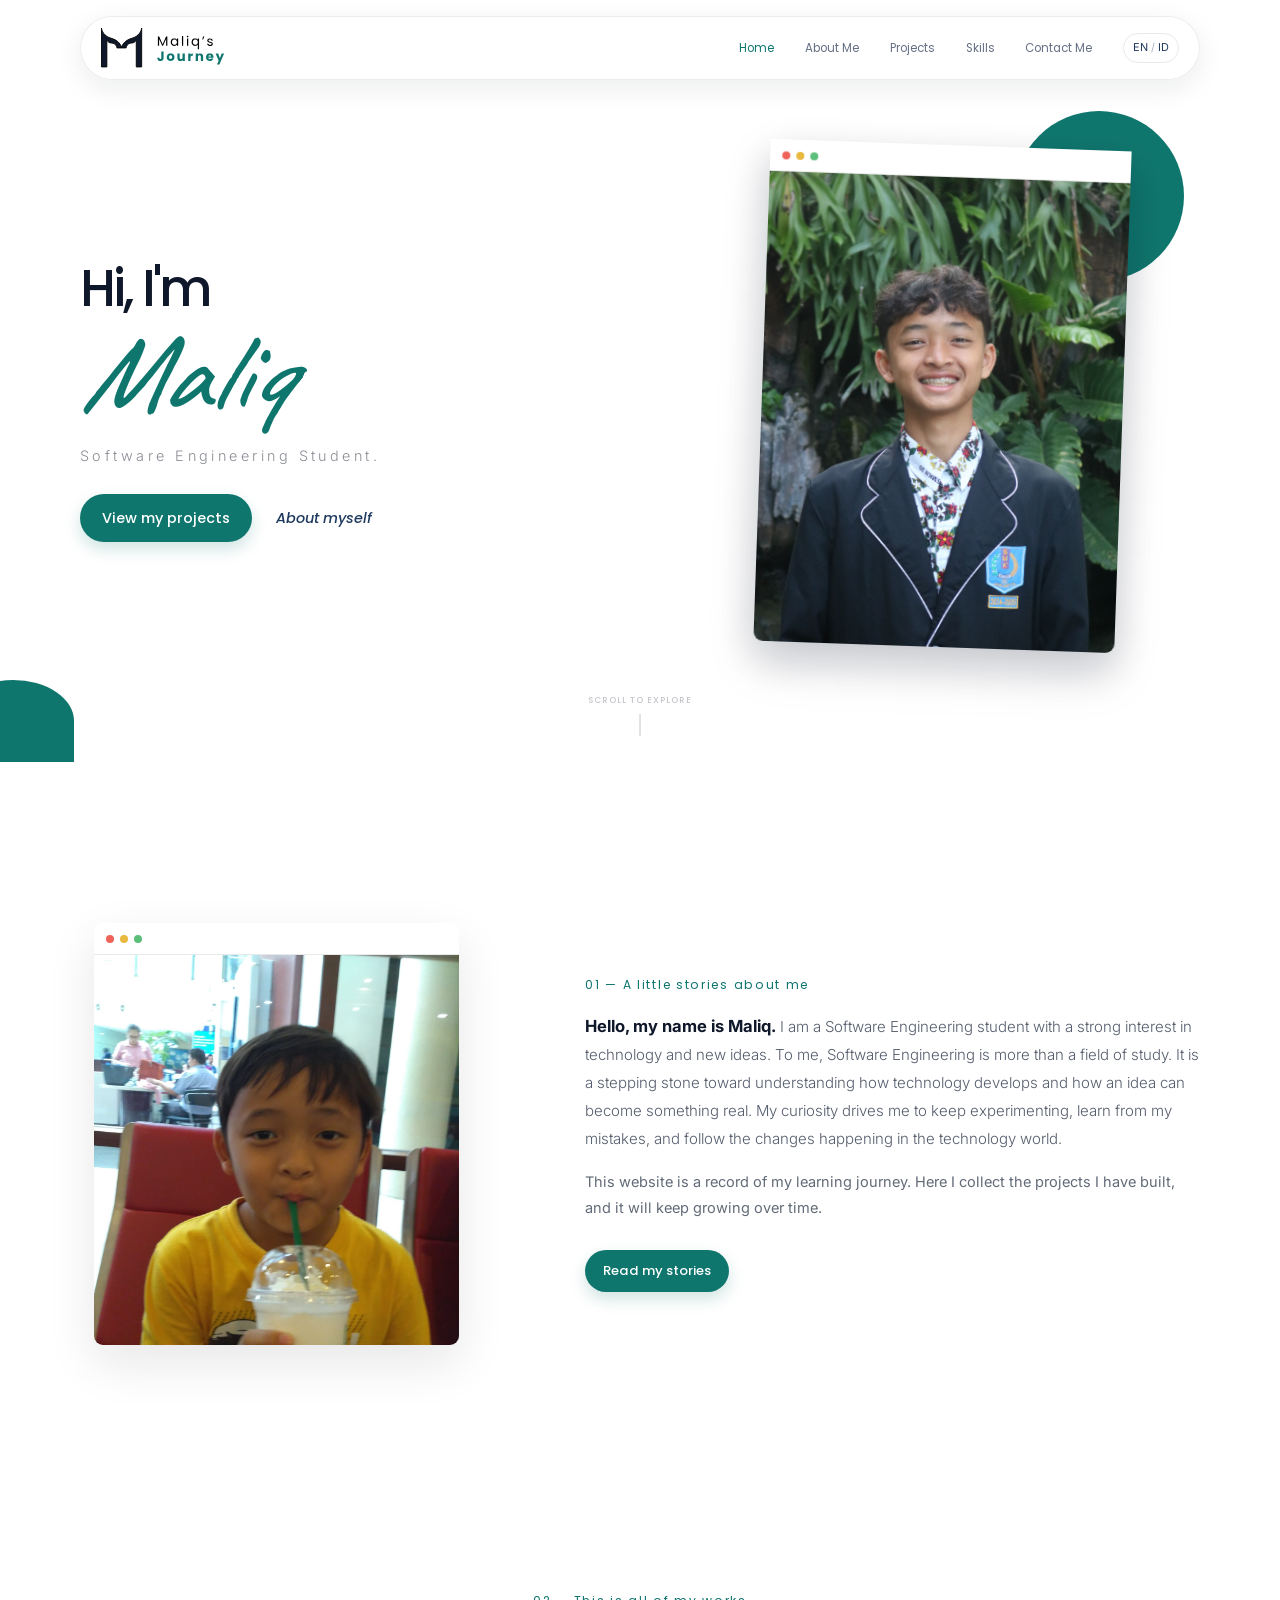
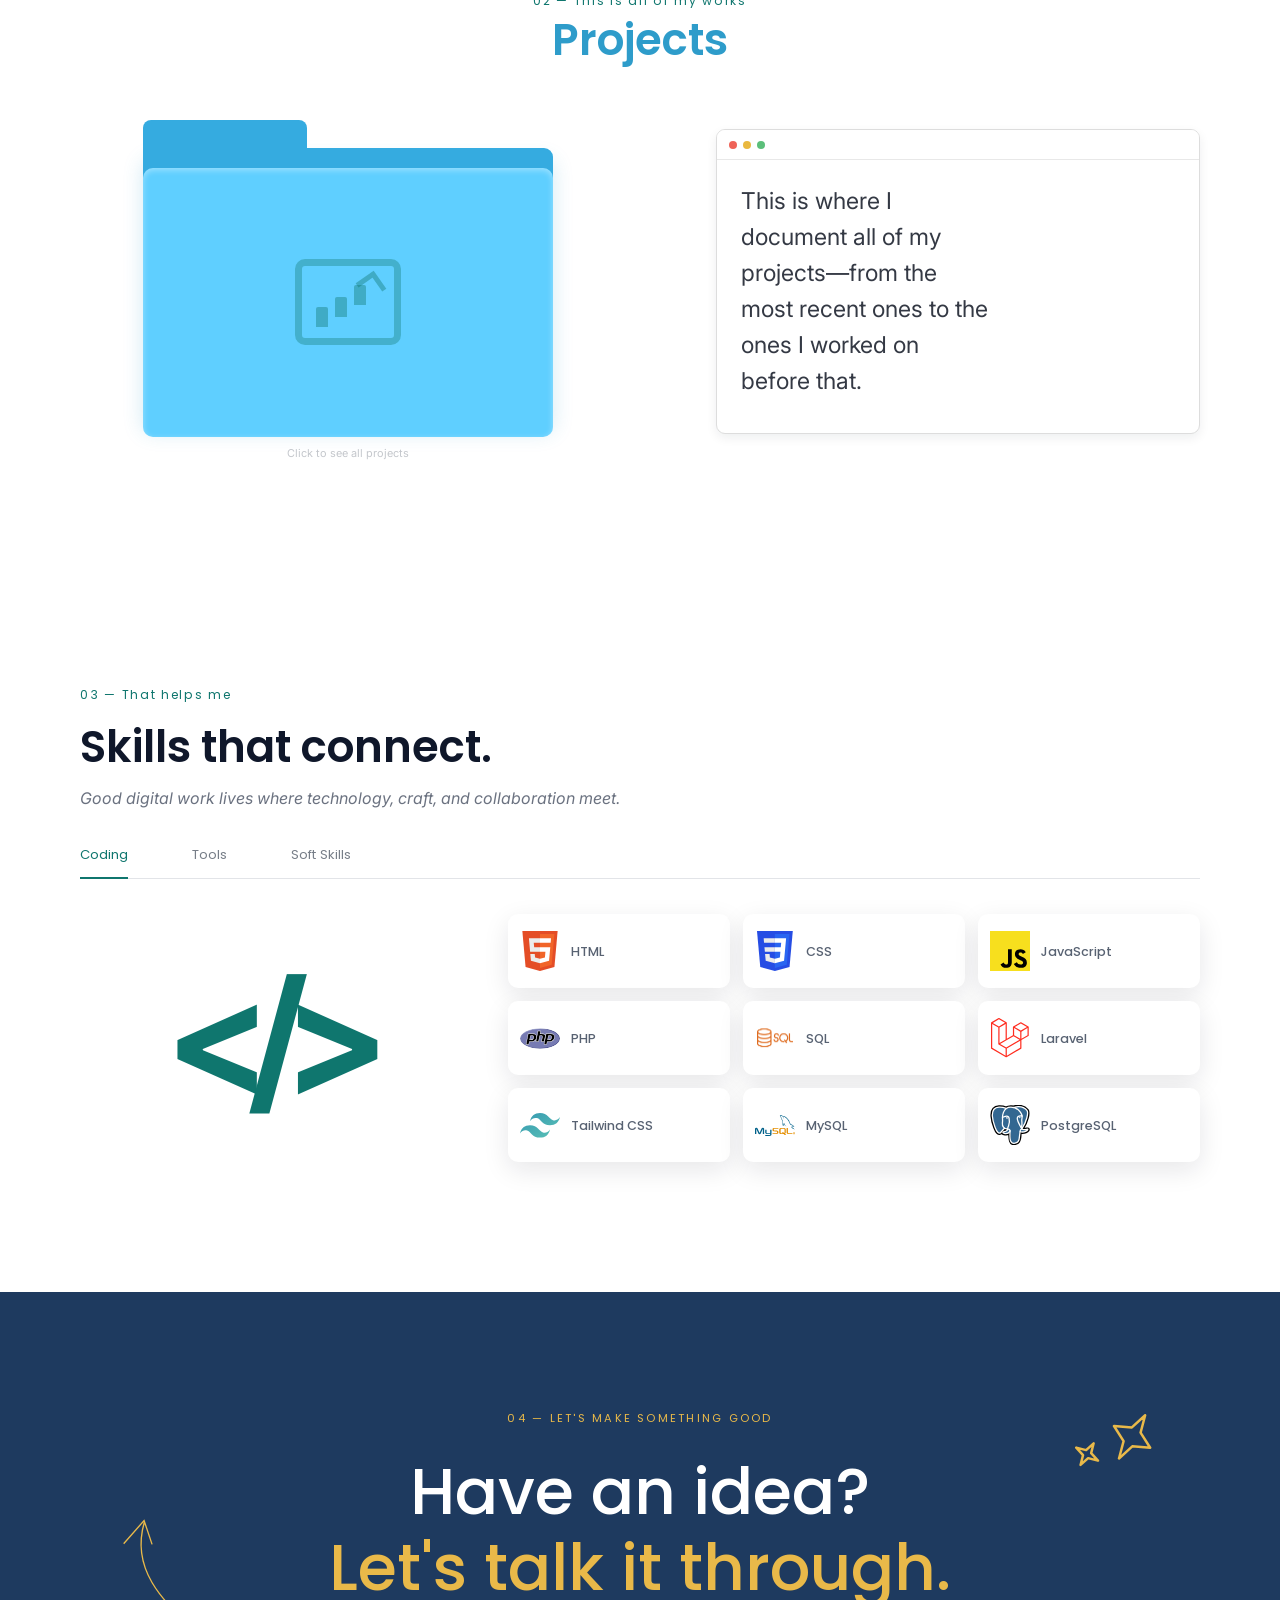
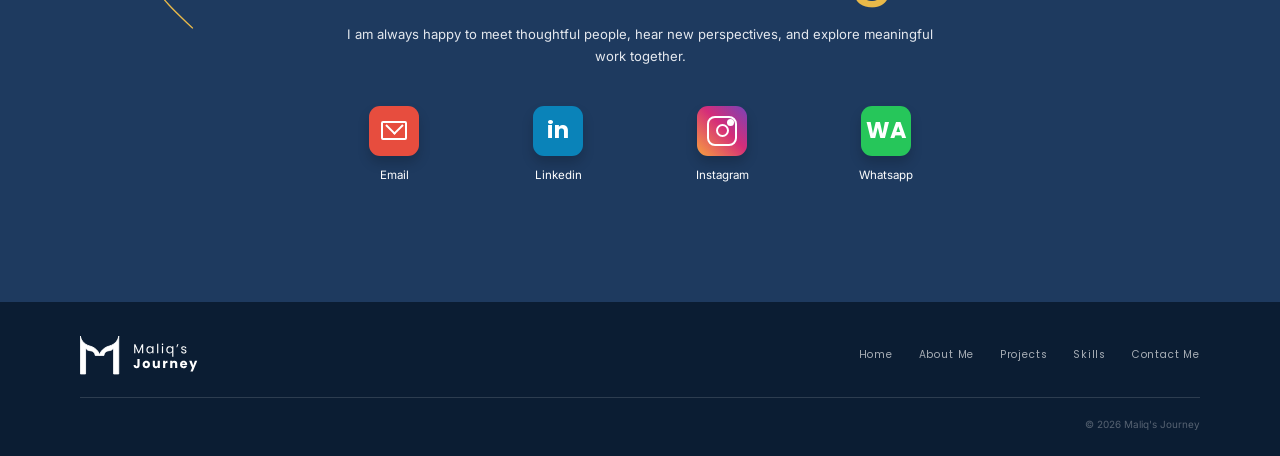
<file: index.html>
<!doctype html>
<html lang="en">
  <head>
    <meta charset="utf-8" />
    <meta name="viewport" content="width=device-width, initial-scale=1" />
    <meta name="theme-color" content="#ffffff" />
    <meta
      name="description"
      content="Maliq's Journey — software engineering, projects, and skills."
    />
    <title>Maliq's Journey — Portfolio</title>
    <link rel="preconnect" href="https://fonts.googleapis.com" />
    <link rel="preconnect" href="https://fonts.gstatic.com" crossorigin />
    <link
      href="https://fonts.googleapis.com/css2?family=Caveat:wght@600;700&family=Inter:wght@300;400;500;600;700&family=Poppins:wght@300;400;500;600;700&display=swap"
      rel="stylesheet"
    />
    <link rel="stylesheet" href="css/style.css" />
    <script src="js/data.js" defer></script>
    <script src="js/main.js" defer></script>
  </head>
  <body>
    <header class="site-header">
      <nav class="nav container" aria-label="Main navigation">
        <a class="brand" href="#home" aria-label="Maliq's Journey home"
          ><img src="assets/svg/logo-m.svg" alt="Maliq's Journey"
        /></a>
        <button
          class="nav__toggle"
          type="button"
          aria-expanded="false"
          aria-controls="primary-menu"
          aria-label="Open menu"
        >
          <span></span><span></span><span></span>
        </button>
        <div class="nav__menu" id="primary-menu">
          <a class="nav__link is-active" href="#home" data-i18n="navHome"
            >Home</a
          >
          <a class="nav__link" href="#about" data-i18n="navAbout">About Me</a>
          <a class="nav__link" href="#projects" data-i18n="navProjects"
            >Projects</a
          >
          <a class="nav__link" href="#skills" data-i18n="navSkills">Skills</a>
          <a class="nav__link" href="#contact" data-i18n="navContact"
            >Contact Me</a
          >
          <button
            class="language-toggle"
            type="button"
            aria-label="Change language"
          >
            EN <span>/</span> ID
          </button>
        </div>
      </nav>
    </header>
    <main>
      <section class="hero section" id="home">
        <div class="hero__blob hero__blob--top" aria-hidden="true"></div>
        <div class="hero__blob hero__blob--bottom" aria-hidden="true"></div>
        <div class="hero__inner container">
          <div class="hero__copy reveal">
            <p class="eyebrow hero__eyebrow" data-i18n="heroGreeting">
              Hi, I'm
            </p>
            <h1><span class="hero__name">Maliq</span></h1>
            <p class="hero__subtitle" data-i18n="heroRole">
              Software Engineering Student.
            </p>
            <div class="hero__actions">
              <a
                class="button button--primary hero__choice is-primary"
                href="#projects"
                data-i18n="heroProjects"
                >View my projects <span aria-hidden="true">→</span></a
              >
              <a
                class="button button--text hero__choice"
                href="#about"
                data-i18n="heroAbout"
                >About myself</a
              >
            </div>
          </div>
          <div class="hero__visual reveal">
            <div class="hero__orb" aria-hidden="true"></div>
            <figure class="mac-window hero__photo">
              <div class="mac-window__bar" aria-hidden="true">
                <i></i><i></i><i></i>
              </div>
              <img
                src="assets/images/hero.JPG"
                alt="Maliq standing outdoors in a school uniform"
                width="4000"
                height="6000"
                fetchpriority="high"
              />
            </figure>
          </div>
        </div>
        <a class="scroll-hint" href="#about"
          ><span data-i18n="scrollExplore">SCROLL TO EXPLORE</span
          ><i aria-hidden="true"></i
        ></a>
      </section>

      <section class="about section" id="about">
        <div class="about__inner container">
          <figure class="mac-window about__photo reveal">
            <div class="mac-window__bar" aria-hidden="true">
              <i></i><i></i><i></i>
            </div>
            <img
              src="assets/images/about-child.jpeg"
              alt="Maliq as a young child"
              width="1200"
              height="1600"
              loading="lazy"
            />
          </figure>
          <div class="about__copy reveal">
            <p class="eyebrow" data-i18n="aboutLabel">
              01 — A little stories about me
            </p>
            <h2 class="about__lead">
              <strong data-i18n="aboutOpening">Hello, my name is Maliq.</strong>
              <span data-i18n="aboutParagraph1"
                >I am a Software Engineering student with a strong interest in
                technology and new ideas. To me, Software Engineering is more
                than a field of study. It is a stepping stone toward
                understanding how technology develops and how an idea can become
                something real. My curiosity drives me to keep experimenting,
                learn from my mistakes, and follow the changes happening in the
                technology world.</span
              >
            </h2>
            <p data-i18n="aboutParagraph2">
              This website is a record of my learning journey. Here I collect
              the projects I have built, and it will keep growing over time.
            </p>
            <a
              class="button button--primary button--small"
              href="about.html"
              data-i18n="readStories"
              >Read my stories <span aria-hidden="true">↗</span></a
            >
          </div>
        </div>
      </section>

      <section class="projects section" id="projects">
        <div class="container">
          <div class="section-heading projects__heading reveal">
            <p class="eyebrow" data-i18n="projectsLabel">
              02 — This is all of my works
            </p>
            <h2 data-i18n="projectsTitle">Projects</h2>
          </div>
          <div class="projects__layout">
            <div class="project-folder-wrap reveal">
              <button
                class="project-folder"
                id="project-folder"
                type="button"
                aria-expanded="false"
                aria-label="Open project folder"
              >
                <span class="project-folder__back"></span>
                <span class="project-folder__front"
                  ><span class="project-folder__icon" aria-hidden="true"></span
                  ><img class="project-folder__preview" alt=""
                /></span>
              </button>
              <p class="project-folder__hint" data-i18n="folderHint">
                Click to see all projects
              </p>
            </div>
            <article
              class="mac-window project-window reveal"
              aria-live="polite"
            >
              <div class="mac-window__bar project-window__bar">
                <i></i><i></i><i></i><span id="project-window-title"></span>
              </div>
              <div class="project-window__content" id="project-content">
                <p class="project-window__intro" data-i18n="projectIntro">
                  This is where I document all of my projects—from the most
                  recent ones to the ones I worked on before that.
                </p>
              </div>
              <div class="project-controls" hidden>
                <button
                  type="button"
                  data-project-step="-1"
                  aria-label="Previous project"
                >
                  ←
                </button>
                <span id="project-count"></span>
                <button
                  type="button"
                  data-project-step="1"
                  aria-label="Next project"
                >
                  →
                </button>
              </div>
            </article>
          </div>
        </div>
      </section>

      <section class="skills section" id="skills">
        <div class="container">
          <div class="section-heading reveal">
            <p class="eyebrow" data-i18n="skillsLabel">03 — That helps me</p>
            <h2 data-i18n="skillsTitle">Skills that connect.</h2>
            <p
              class="section-heading__description"
              data-i18n="skillsDescription"
            >
              Good digital work lives where technology, craft, and collaboration
              meet.
            </p>
          </div>
          <div
            class="skills__tabs"
            role="tablist"
            aria-label="Skill categories"
          >
            <button
              role="tab"
              id="tab-coding"
              aria-controls="skill-panel"
              aria-selected="true"
              data-skill-tab="coding"
              data-i18n="coding"
            >
              Coding
            </button>
            <button
              role="tab"
              id="tab-tools"
              aria-controls="skill-panel"
              aria-selected="false"
              tabindex="-1"
              data-skill-tab="tools"
              data-i18n="tools"
            >
              Tools
            </button>
            <button
              role="tab"
              id="tab-soft"
              aria-controls="skill-panel"
              aria-selected="false"
              tabindex="-1"
              data-skill-tab="soft"
              data-i18n="softSkills"
            >
              Soft Skills
            </button>
          </div>
          <div
            class="skills__body"
            id="skill-panel"
            role="tabpanel"
            aria-labelledby="tab-coding"
            tabindex="0"
          >
            <div class="skills__symbol" id="skills-symbol" aria-hidden="true">
              &lt;/&gt;
            </div>
            <div class="skills__grid" id="skills-grid"></div>
          </div>
        </div>
      </section>

      <section class="contact section" id="contact">
        <img
          class="contact__stars"
          src="assets/svg/star.svg"
          alt=""
          aria-hidden="true"
        />
        <img
          class="contact__arrow"
          src="assets/svg/tandapanah.svg"
          alt=""
          aria-hidden="true"
        />
        <div class="container contact__inner">
          <p class="eyebrow contact__eyebrow reveal" data-i18n="contactLabel">
            04 — LET'S MAKE SOMETHING GOOD
          </p>
          <h2 class="contact__title reveal">
            <span data-i18n="contactTitle1">Have an idea?</span
            ><em data-i18n="contactTitle2">Let's talk it through.</em>
          </h2>
          <p class="contact__description reveal" data-i18n="contactDescription">
            I am always happy to meet thoughtful people, hear new perspectives,
            and explore meaningful work together.
          </p>
          <div class="contact__grid">
            <a
              class="contact-card reveal"
              data-contact="email"
              aria-label="Email contact not configured"
              ><span
                class="contact-card__icon contact-card__icon--email"
                aria-hidden="true"
              ></span
              ><span>Email</span></a
            >
            <a
              class="contact-card reveal"
              data-contact="linkedin"
              aria-label="LinkedIn contact not configured"
              ><span
                class="contact-card__icon contact-card__icon--linkedin"
                aria-hidden="true"
                >in</span
              ><span>Linkedin</span></a
            >
            <a
              class="contact-card reveal"
              data-contact="instagram"
              aria-label="Instagram contact not configured"
              ><span
                class="contact-card__icon contact-card__icon--instagram"
                aria-hidden="true"
              ></span
              ><span>Instagram</span></a
            >
            <a
              class="contact-card reveal"
              data-contact="whatsapp"
              aria-label="WhatsApp contact not configured"
              ><span
                class="contact-card__icon contact-card__icon--whatsapp"
                aria-hidden="true"
                >WA</span
              ><span>Whatsapp</span></a
            >
          </div>
        </div>
      </section>
    </main>
    <footer class="footer">
      <div class="container footer__top">
        <a
          class="brand brand--footer"
          href="#home"
          aria-label="Maliq's Journey home"
          ><img src="assets/svg/logo-m.svg" alt="Maliq's Journey"
        /></a>
        <nav class="footer__links" aria-label="Footer navigation">
          <a href="#home" data-i18n="navHome">Home</a
          ><a href="#about" data-i18n="navAbout">About Me</a
          ><a href="#projects" data-i18n="navProjects">Projects</a
          ><a href="#skills" data-i18n="navSkills">Skills</a
          ><a href="#contact" data-i18n="navContact">Contact Me</a>
        </nav>
      </div>
      <div class="container footer__bottom">
        <span></span>
        <p>© 2026 Maliq's Journey</p>
      </div>
    </footer>
  </body>
</html>
</file>
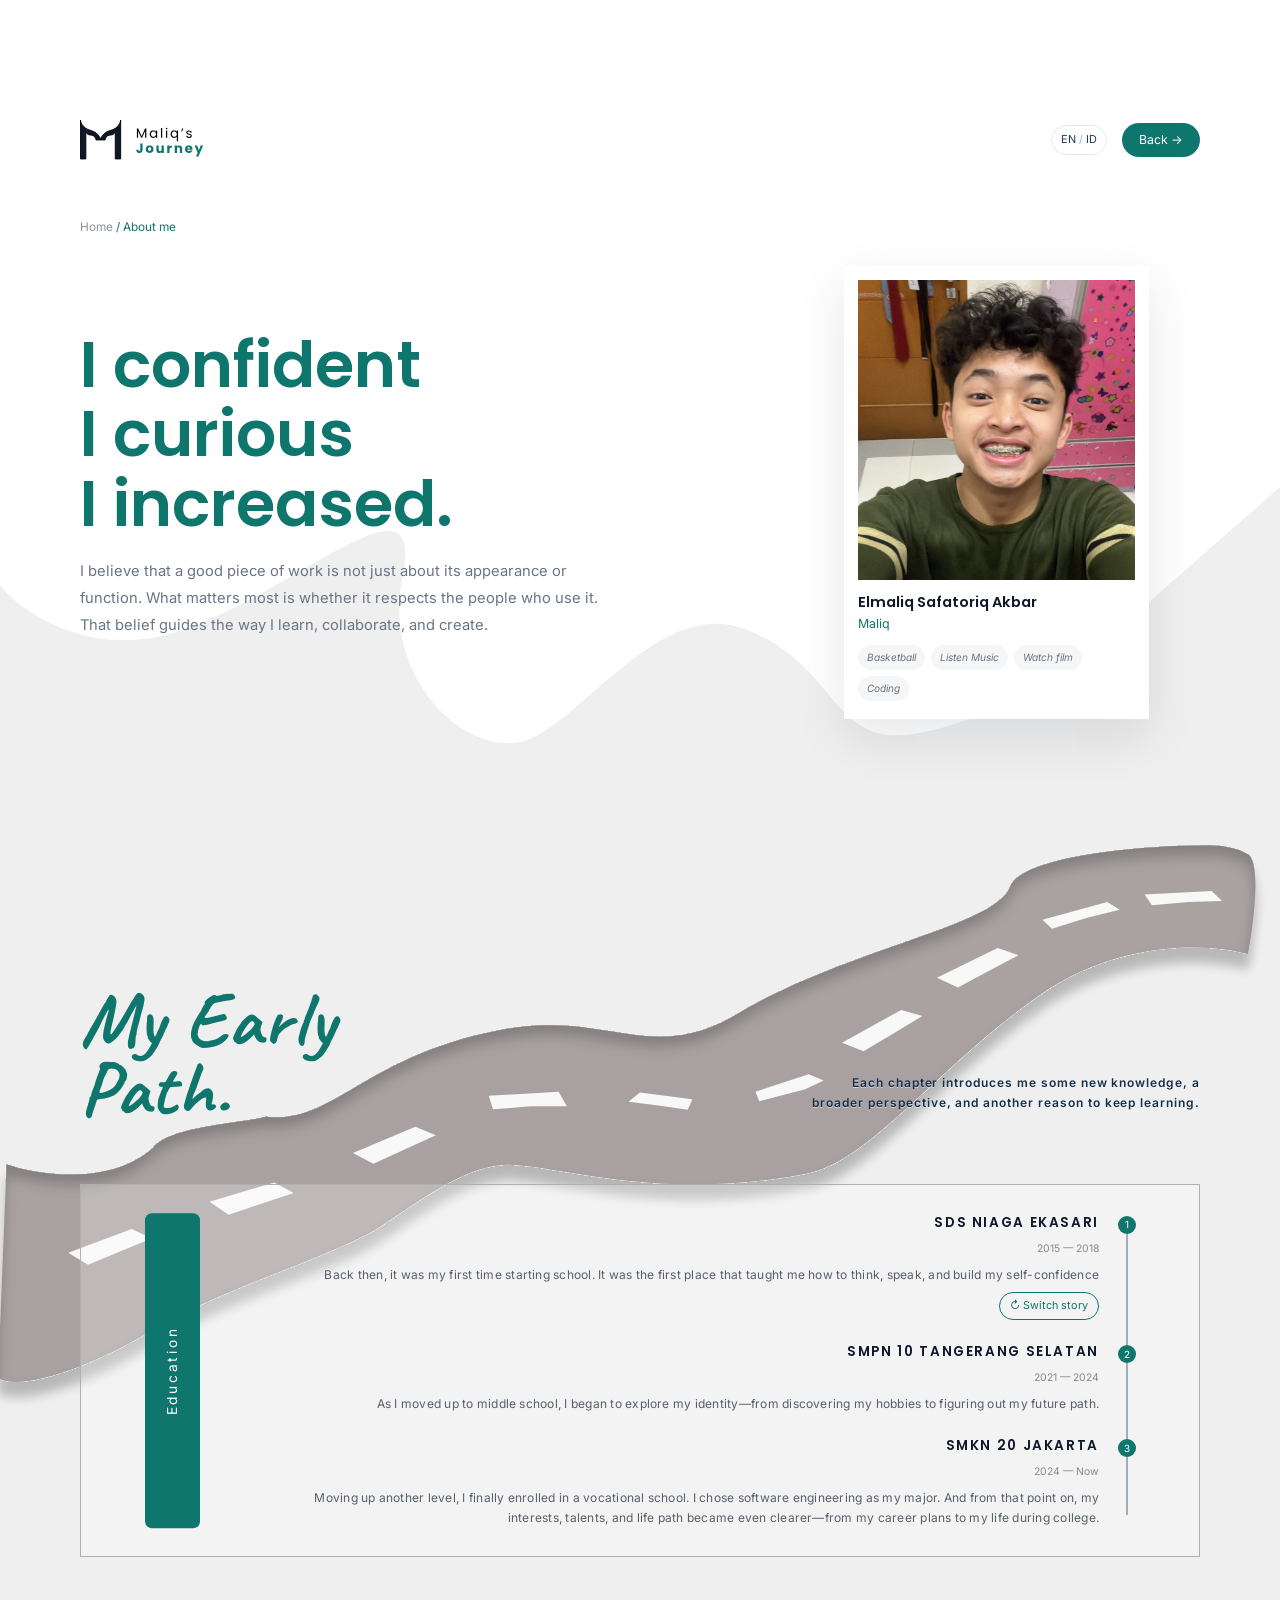
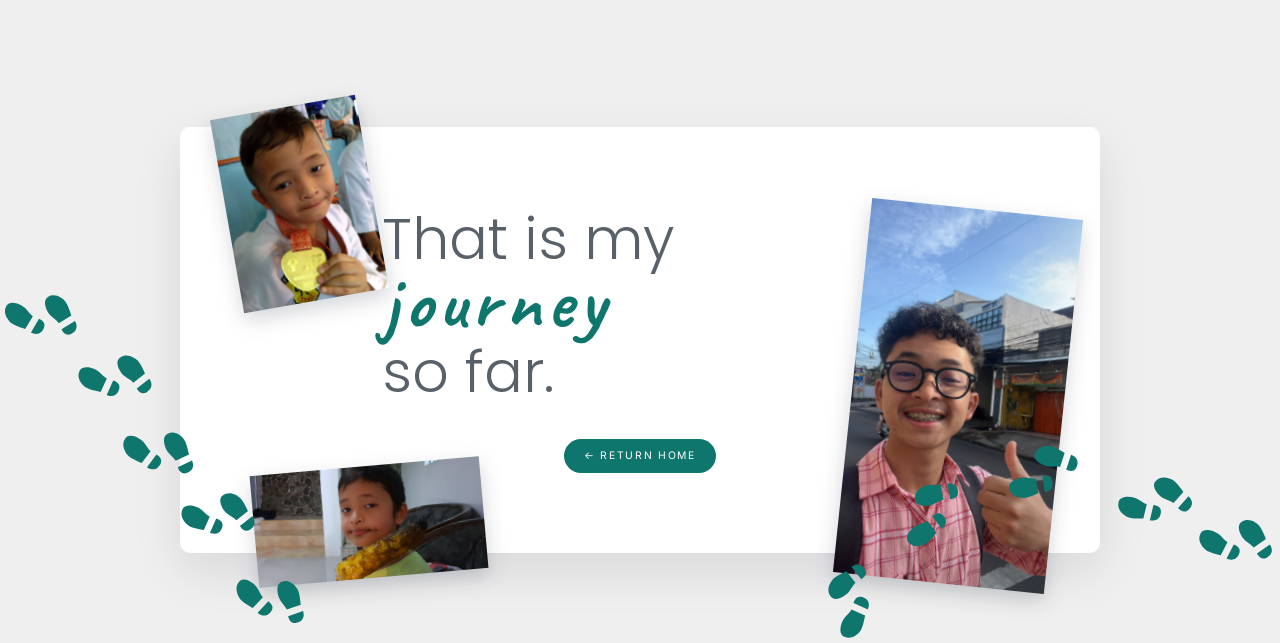
<file: about.html>
<!doctype html>
<html lang="en">
  <head>
    <meta charset="utf-8" />
    <meta name="viewport" content="width=device-width, initial-scale=1" />
    <meta name="theme-color" content="#ffffff" />
    <meta
      name="description"
      content="Read more about Maliq's learning journey."
    />
    <title>About Maliq — Maliq's Journey</title>
    <link rel="preconnect" href="https://fonts.googleapis.com" />
    <link rel="preconnect" href="https://fonts.gstatic.com" crossorigin />
    <link
      href="https://fonts.googleapis.com/css2?family=Caveat:wght@600;700&family=Inter:wght@300;400;500;600;700&family=Poppins:wght@300;400;500;600;700&display=swap"
      rel="stylesheet"
    />
    <link rel="stylesheet" href="css/style.css" />
    <script src="js/data.js" defer></script>
    <script src="js/main.js" defer></script>
  </head>
  <body class="about-page">
    <main>
      <section class="about-hero">
        <div class="container">
          <div class="about-page__top">
            <a class="brand" href="index.html" aria-label="Maliq's Journey home"
              ><img src="assets/svg/logo-m.svg" alt="Maliq's Journey"
            /></a>
            <div class="about-page__actions">
              <button
                class="language-toggle"
                type="button"
                aria-label="Change language"
              >
                EN <span>/</span> ID
              </button>
              <a class="about-back" href="index.html#about" data-i18n="backHome"
                >Back →</a
              >
            </div>
          </div>
          <p class="breadcrumb">
            <a href="index.html" data-i18n="navHome">Home</a> /
            <span data-i18n="aboutBreadcrumb">About me</span>
          </p>
          <div class="about-hero__grid">
            <div class="about-hero__copy reveal">
              <h1 class="about-hero__title">
                <span data-i18n="aboutTitle1">I confident</span
                ><span data-i18n="aboutTitle2">I curious</span
                ><span data-i18n="aboutTitle3">I increased.</span>
              </h1>
              <p data-i18n="aboutBelief">
                I believe that a good piece of work is not just about its
                appearance or function. What matters most is whether it respects
                the people who use it. That belief guides the way I learn,
                collaborate, and create.
              </p>
            </div>
            <article class="profile-card reveal">
              <img
                src="assets/images/about-detail.jpeg"
                alt="Maliq smiling in a green shirt"
                width="900"
                height="1600"
                loading="lazy"
              />
              <h2>Elmaliq Safatoriq Akbar</h2>
              <p>Maliq</p>
              <div class="profile-card__tags">
                <span>Basketball</span><span>Listen Music</span
                ><span>Watch film</span><span>Coding</span>
              </div>
            </article>
          </div>
        </div>
        <img
          class="about-wave"
          src="assets/svg/wave.svg"
          alt=""
          aria-hidden="true"
        />
      </section>

      <section class="path-section">
        <img
          class="path-section__road"
          src="assets/svg/road.svg"
          alt=""
          aria-hidden="true"
        />
        <div class="container">
          <header class="path-section__header reveal">
            <h2>
              <span data-i18n="pathTitle">My Early</span
              ><span data-i18n="pathHand">Path.</span>
            </h2>
            <blockquote data-i18n="pathQuote">
              Each chapter introduces me some new knowledge, a broader
              perspective, and another reason to keep learning.
            </blockquote>
          </header>
          <div class="education reveal">
            <div class="education__label" data-i18n="education">Education</div>
            <div class="education__list">
              <article
                class="education__item"
                data-number="1"
                id="elementary-entry"
              >
                <h3 id="elementary-school">SDS NIAGA EKASARI</h3>
                <time id="elementary-years">2015 — 2018</time>
                <p id="elementary-description">
                  Back then, it was my first time starting school. It was the
                  first place that taught me how to think, speak, and build my
                  self-confidence
                </p>
                <button
                  class="education__switch"
                  type="button"
                  aria-label="Switch elementary school story"
                  data-i18n="switchStory"
                >
                  ↻ Switch story
                </button>
              </article>
              <article class="education__item" data-number="2">
                <h3>SMPN 10 TANGERANG SELATAN</h3>
                <time>2021 — 2024</time>
                <p data-i18n="educationMiddle">
                  As I moved up to middle school, I began to explore my
                  identity—from discovering my hobbies to figuring out my future
                  path.
                </p>
              </article>
              <article class="education__item" data-number="3">
                <h3>SMKN 20 JAKARTA</h3>
                <time>2024 — Now</time>
                <p data-i18n="educationHigh">
                  Moving up another level, I finally enrolled in a vocational
                  school. I chose software engineering as my major. And from
                  that point on, my interests, talents, and life path became
                  even clearer—from my career plans to my life during college.
                </p>
              </article>
            </div>
          </div>
        </div>
      </section>

      <section class="journey-section">
        <div class="container">
          <article class="journey-card reveal">
            <img
              class="journey-card__image journey-card__image--one"
              src="assets/images/journey1.jpeg"
              alt="Maliq as a young student"
              width="1200"
              height="1600"
              loading="lazy"
            />
            <img
              class="journey-card__image journey-card__image--two"
              src="assets/images/journey2.jpeg"
              alt="Maliq smiling outdoors"
              width="900"
              height="1600"
              loading="lazy"
            />
            <img
              class="journey-card__image journey-card__image--three"
              src="assets/images/journey3.jpeg"
              alt="A childhood memory of Maliq"
              width="1600"
              height="777"
              loading="lazy"
            />
            <h2>
              <span data-i18n="journeyClosing1">That is my</span>
              <em data-i18n="journeyClosing2">journey</em><br /><span
                data-i18n="journeyClosing3"
                >so far.</span
              >
            </h2>
            <a
              class="journey-card__return"
              href="index.html"
              data-i18n="returnHome"
              >← RETURN HOME</a
            >
          </article>
        </div>
        <img
          class="footprints"
          src="assets/svg/footprint.svg"
          alt=""
          aria-hidden="true"
        />
      </section>
    </main>
  </body>
</html>
</file>
<file: css/style.css>
:root {
  color-scheme: light;
  --teal: #0f766e;
  --teal-bright: #1fb8a8;
  --navy: #1e3a5f;
  --navy-dark: #0b1d33;
  --gold: #e9b949;
  --sky: #2e9cca;
  --folder-back: #35abe0;
  --folder-front: #5fcfff;
  --bg: #fff;
  --bg-soft: #efefef;
  --text: #0f172a;
  --muted: #6b7280;
  --road: #a39b99;
  --font-body: "Inter", sans-serif;
  --font-heading: "Poppins", sans-serif;
  --font-script: "Caveat", cursive;
  --content: 1120px;
  --shadow: 0 18px 48px rgb(15 23 42 / 10%);
  --shadow-soft: 0 8px 26px rgb(15 23 42 / 10%);
}

* {
  box-sizing: border-box;
}
html {
  scroll-behavior: smooth;
  scroll-padding-top: 100px;
}
body {
  margin: 0;
  color: var(--text);
  background: var(--bg);
  font-family: var(--font-body);
  font-weight: 400;
  line-height: 1.65;
}
img {
  display: block;
  max-width: 100%;
}
a {
  color: inherit;
  text-decoration: none;
}
button {
  font: inherit;
}
button,
a {
  -webkit-tap-highlight-color: transparent;
}
button:focus-visible,
a:focus-visible {
  outline: 3px solid var(--gold);
  outline-offset: 4px;
}
::selection {
  color: white;
  background: var(--teal);
}
.container {
  width: min(var(--content), calc(100% - 64px));
  margin-inline: auto;
}
.section {
  position: relative;
  padding: 112px 0;
  scroll-margin-top: 76px;
}
.eyebrow {
  margin: 0 0 16px;
  color: var(--teal);
  font: 400 0.76rem/1.5 var(--font-heading);
  letter-spacing: 0.14em;
}
.section-heading h2 {
  margin: 0;
  font: 600 clamp(2rem, 3.4vw, 3.25rem) / 1.2 var(--font-heading);
}
.section-heading__description {
  margin: 12px 0 0;
  color: var(--muted);
  font-style: italic;
}
.button {
  display: inline-flex;
  min-height: 48px;
  align-items: center;
  justify-content: center;
  gap: 12px;
  border: 0;
  border-radius: 999px;
  font: 500 0.9rem var(--font-heading);
  transition:
    color 0.25s,
    background 0.25s,
    box-shadow 0.25s,
    transform 0.25s;
}
.button--primary {
  padding: 0 22px;
  color: #fff;
  background: var(--teal);
  box-shadow: 0 7px 16px rgb(15 118 110 / 20%);
}
.button--primary:hover {
  transform: translateY(-2px);
  background: #0c625c;
  box-shadow: 0 10px 24px rgb(15 118 110 / 25%);
}
.button--small {
  min-height: 42px;
  margin-top: 14px;
  padding-inline: 18px;
  font-size: 0.82rem;
}
.button--text {
  padding-inline: 12px;
  color: var(--navy);
  font-style: italic;
}
.button--text.is-primary {
  padding-inline: 20px;
  color: #fff;
  background: var(--teal);
  box-shadow: 0 7px 16px rgb(15 118 110 / 20%);
}
.mac-window {
  position: relative;
  overflow: hidden;
  border-radius: 9px;
  background: #fff;
  box-shadow: var(--shadow);
}
.mac-window__bar {
  position: relative;
  z-index: 1;
  display: flex;
  height: 32px;
  align-items: center;
  gap: 6px;
  padding: 0 12px;
  background: #fff;
  border-bottom: 1px solid #e8e8e8;
}
.mac-window__bar i {
  width: 8px;
  height: 8px;
  border-radius: 50%;
  background: #ef6358;
}
.mac-window__bar i:nth-child(2) {
  background: #e9b83f;
}
.mac-window__bar i:nth-child(3) {
  background: #5bbf7a;
}
.reveal {
  opacity: 0;
  transform: translateY(24px);
  transition:
    opacity 0.6s ease,
    transform 0.6s ease;
}
.reveal.is-visible {
  opacity: 1;
  transform: translateY(0);
}
.site-header {
  position: fixed;
  z-index: 20;
  top: 16px;
  right: 0;
  left: 0;
  pointer-events: none;
}
.nav {
  min-height: 64px;
  display: flex;
  align-items: center;
  justify-content: space-between;
  padding: 10px 20px;
  border: 1px solid rgb(15 23 42 / 8%);
  border-radius: 999px;
  background: rgb(255 255 255 / 90%);
  box-shadow: 0 8px 28px rgb(15 23 42 / 8%);
  backdrop-filter: blur(14px);
  pointer-events: auto;
}
.brand {
  display: inline-flex;
  flex: 0 0 auto;
  align-items: center;
}
.brand img {
  width: 126px;
  height: auto;
}
.nav__menu {
  display: flex;
  align-items: center;
  gap: clamp(16px, 2.4vw, 34px);
}
.nav__link {
  color: #667085;
  font: 400 0.73rem var(--font-heading);
  transition: color 0.2s;
}
.nav__link:hover,
.nav__link.is-active {
  color: var(--teal);
}
.language-toggle {
  padding: 5px 9px;
  border: 1px solid #e6e8ec;
  border-radius: 999px;
  color: var(--navy);
  background: #fff;
  cursor: pointer;
  font-size: 0.68rem;
}
.language-toggle span {
  color: #aab0b9;
}
.nav__toggle {
  display: none;
  width: 40px;
  height: 40px;
  padding: 10px;
  border: 0;
  border-radius: 50%;
  background: #f3f5f6;
}
.nav__toggle span {
  display: block;
  width: 100%;
  height: 2px;
  margin: 4px 0;
  background: var(--navy);
}

.hero {
  min-height: 740px;
  display: grid;
  align-items: center;
  padding-top: 145px;
  padding-bottom: 115px;
  overflow: hidden;
}
.hero__inner {
  display: grid;
  grid-template-columns: 1fr 1fr;
  align-items: center;
  gap: 8%;
}
.hero__copy {
  position: relative;
  z-index: 1;
}
.hero__eyebrow {
  margin-bottom: 0;
  color: var(--text);
  font-size: clamp(2rem, 4vw, 3.7rem);
  letter-spacing: -0.06em;
  font-weight: 500;
}
.hero h1 {
  margin: -4px 0 0;
  font: 500 clamp(4.5rem, 8.5vw, 8rem) / 0.95 var(--font-script);
}
.hero__name {
  color: var(--teal);
  font-style: italic;
}
.hero__subtitle {
  max-width: 360px;
  margin: 18px 0 26px;
  color: #8b8d95;
  font-size: 0.9rem;
  font-weight: 300;
  letter-spacing: 0.24em;
  line-height: 1.7;
}
.hero__actions {
  display: flex;
  align-items: center;
  gap: 12px;
}
.hero__visual {
  position: relative;
  width: min(100%, 410px);
  justify-self: center;
}
.hero__orb {
  position: absolute;
  z-index: -1;
  top: -34px;
  right: -37px;
  width: 170px;
  height: 170px;
  border-radius: 50%;
  background: var(--teal);
}
.hero__photo {
  width: 88%;
  margin: 0 auto;
  overflow: visible;
  transform: rotate(2deg);
  filter: drop-shadow(0 18px 20px rgb(15 23 42 / 16%));
}
.hero__photo img {
  width: 100%;
  height: clamp(330px, 38vw, 470px);
  object-fit: cover;
  object-position: center 27%;
  border-radius: 0 0 9px 9px;
}
.hero__blob {
  position: absolute;
  z-index: 0;
  background: var(--teal);
}
.hero__blob--bottom {
  bottom: 0;
  left: -48px;
  width: 122px;
  height: 82px;
  border-radius: 100% 100% 0 0;
}
.scroll-hint {
  position: absolute;
  bottom: 26px;
  left: 50%;
  display: grid;
  justify-items: center;
  gap: 7px;
  color: #c4c6ca;
  font: 500 0.55rem var(--font-heading);
  letter-spacing: 0.12em;
  transform: translateX(-50%);
}
.scroll-hint i {
  width: 1px;
  height: 22px;
  background: #c4c6ca;
  animation: scroll-pulse 1.6s ease-in-out infinite;
}
@keyframes scroll-pulse {
  50% {
    transform: translateY(7px);
    opacity: 0.35;
  }
}

.about {
  padding-block: 145px;
}
.about__inner {
  display: grid;
  grid-template-columns: 0.78fr 1.22fr;
  align-items: center;
  gap: clamp(48px, 9vw, 112px);
}
.about__photo {
  width: 100%;
  max-width: 365px;
  justify-self: center;
  overflow: hidden;
  transform: rotate(-1.5deg);
}
.about__photo img {
  width: 100%;
  height: 390px;
  object-fit: cover;
  object-position: center 35%;
}
.about__lead {
  margin: 0 0 16px;
  color: #555d6c;
  font-size: 0.94rem;
  font-weight: 300;
  line-height: 1.85;
}
.about__lead strong {
  color: var(--text);
  font-size: 1.04rem;
  font-weight: 700;
}
.about__copy > p:not(.eyebrow) {
  max-width: 590px;
  color: #626b78;
  font-size: 0.91rem;
  line-height: 1.8;
}

.projects {
  padding-block: 86px 120px;
}
.projects__heading {
  text-align: center;
  margin-bottom: 34px;
}
.projects__heading .eyebrow {
  margin-bottom: 4px;
}
.projects__heading h2 {
  color: var(--sky);
}
.projects__layout {
  display: grid;
  grid-template-columns: 1.05fr 0.95fr;
  align-items: center;
  gap: clamp(44px, 8vw, 100px);
}
.project-folder-wrap {
  display: grid;
  justify-items: center;
}
.project-folder {
  position: relative;
  width: min(100%, 410px);
  aspect-ratio: 1.22;
  padding: 0;
  border: 0;
  background: none;
  cursor: pointer;
  perspective: 700px;
}
.project-folder__back {
  position: absolute;
  inset: 14% 0 5%;
  border-radius: 9px;
  background: var(--folder-back);
  box-shadow: 0 12px 20px rgb(46 156 202 / 22%);
}
.project-folder__back::before {
  position: absolute;
  top: -10%;
  left: 0;
  width: 40%;
  height: 18%;
  border-radius: 8px 8px 0 0;
  background: var(--folder-back);
  content: "";
}
.project-folder__front {
  position: absolute;
  inset: 20% 0 0;
  display: grid;
  place-items: center;
  border-radius: 10px;
  background: var(--folder-front);
  box-shadow: inset 0 2px 6px rgb(255 255 255 / 40%);
  transition: transform 0.45s cubic-bezier(0.2, 0.8, 0.2, 1);
  transform-origin: bottom;
}
.project-folder:hover .project-folder__front {
  transform: translateY(2px);
}
.project-folder__icon {
  position: relative;
  width: clamp(74px, 10vw, 106px);
  height: clamp(62px, 8vw, 86px);
  border: 7px solid rgb(15 118 110 / 35%);
  border-radius: 10px;
  transition:
    opacity 0.2s,
    transform 0.3s;
}
.project-folder__icon::before {
  position: absolute;
  bottom: 11px;
  left: 14px;
  width: 12px;
  height: 20px;
  border-radius: 2px 2px 0 0;
  background: rgb(15 118 110 / 40%);
  box-shadow:
    19px -10px 0 rgb(15 118 110 / 40%),
    38px -22px 0 rgb(15 118 110 / 40%);
  content: "";
}
.project-folder__icon::after {
  position: absolute;
  top: 9px;
  right: 12px;
  width: 17px;
  height: 17px;
  border-top: 5px solid rgb(15 118 110 / 40%);
  border-right: 5px solid rgb(15 118 110 / 40%);
  content: "";
  transform: rotate(-35deg);
}
.project-folder__preview {
  position: absolute;
  top: 14%;
  left: 7%;
  width: 86%;
  height: 72%;
  object-fit: contain;
  filter: drop-shadow(0 6px 6px rgb(15 23 42 / 16%));
  opacity: 0;
  transition:
    opacity 0.35s ease,
    transform 0.35s ease;
  transform: translateY(12px);
}
.project-folder.is-open .project-folder__front {
  transform: rotateX(-13deg) translateY(8%);
}
.project-folder.is-open .project-folder__icon {
  opacity: 0;
  transform: scale(0.8);
}
.project-folder.is-open .project-folder__preview {
  opacity: 1;
  transform: translateY(0);
}
.project-folder__hint {
  margin: 8px 0 0;
  color: #c4c7cc;
  font-size: 0.68rem;
}
.project-window {
  min-height: 285px;
  display: flex;
  flex-direction: column;
  border: 1px solid #ddd;
  box-shadow: 0 4px 11px rgb(15 23 42 / 7%);
}
.project-window__bar {
  height: 30px;
  color: #888;
  font-size: 0.61rem;
}
.project-window__bar span {
  margin-left: 5px;
}
.project-window__content {
  flex: 1;
  padding: 20px 24px;
  color: #343944;
  font-size: 0.88rem;
  line-height: 1.85;
}
.project-window__content > * {
  animation: project-text-in 0.25s ease both;
}
.project-window__intro {
  max-width: 250px;
  margin: 15px auto;
  font-size: clamp(1.05rem, 2vw, 1.45rem);
  line-height: 1.55;
}
.project-window__content p {
  margin: 4px 0 13px;
}
.project-window__content strong {
  color: #1d2735;
}
.project-window__note {
  color: #9aa0a8;
  font-size: 0.7rem;
  font-style: italic;
}
.project-window__link {
  font-size: 0.76rem;
  text-decoration: underline;
}
.project-controls {
  display: flex;
  align-items: center;
  justify-content: center;
  gap: 14px;
  padding: 8px 16px 14px;
  color: #9aa0a8;
  font-size: 0.7rem;
}
.project-controls[hidden] {
  display: none;
}
.project-controls button {
  width: 30px;
  height: 30px;
  border: 0;
  border-radius: 50%;
  color: var(--teal);
  background: #f0f8f8;
  cursor: pointer;
}
.project-controls button[hidden] {
  visibility: hidden;
  display: inline-block;
}

.skills {
  padding-block: 104px 130px;
}
.skills .section-heading {
  margin-bottom: 34px;
}
.skills__tabs {
  display: flex;
  gap: clamp(26px, 5vw, 68px);
  border-bottom: 1px solid #e2e4e8;
}
.skills__tabs [role="tab"] {
  position: relative;
  padding: 0 0 13px;
  border: 0;
  color: #777e88;
  background: transparent;
  cursor: pointer;
  font: 400 0.82rem var(--font-heading);
}
.skills__tabs [aria-selected="true"] {
  color: var(--teal);
}
.skills__tabs [aria-selected="true"]::after {
  position: absolute;
  right: 0;
  bottom: -1px;
  left: 0;
  height: 2px;
  background: var(--teal);
  content: "";
}
.skills__body {
  display: grid;
  grid-template-columns: 0.7fr 1.3fr;
  align-items: center;
  gap: 55px;
  padding-top: 35px;
}
.skills__symbol {
  color: var(--teal);
  font: 700 clamp(6rem, 14vw, 10rem) / 1 var(--font-body);
  letter-spacing: -0.14em;
  text-align: center;
}
.skills__grid {
  display: grid;
  grid-template-columns: repeat(3, minmax(0, 1fr));
  gap: 13px;
}
.skill-card {
  min-height: 74px;
  display: flex;
  align-items: center;
  gap: 11px;
  padding: 10px 12px;
  border-radius: 10px;
  background: #fff;
  box-shadow: var(--shadow-soft);
  color: #586272;
  font: 500 0.79rem/1.35 var(--font-heading);
  transition: transform 0.2s;
}
.skill-card:hover {
  transform: translateY(-3px);
}
.skill-card img,
.skill-card__fallback {
  width: 40px;
  height: 40px;
  flex: 0 0 40px;
  object-fit: contain;
}
.skill-card__fallback {
  display: grid;
  place-items: center;
  border-radius: 50%;
  color: #fff;
  background: var(--teal);
}

.contact {
  min-height: 610px;
  display: grid;
  align-items: center;
  overflow: hidden;
  color: #fff;
  background: var(--navy);
}
.contact__inner {
  position: relative;
  z-index: 1;
  text-align: center;
}
.contact__eyebrow {
  margin-bottom: 28px;
  color: var(--gold);
  font-size: 0.7rem;
  letter-spacing: 0.2em;
}
.contact__title {
  display: grid;
  gap: 2px;
  margin: 0;
  font: 500 clamp(2.2rem, 5vw, 4.1rem) / 1.16 var(--font-heading);
}
.contact__title em {
  color: var(--gold);
  font-style: normal;
}
.contact__description {
  max-width: 610px;
  margin: 19px auto 38px;
  color: #e5e9ef;
  font-size: 0.82rem;
}
.contact__stars {
  position: absolute;
  top: 20%;
  right: 10%;
  width: clamp(50px, 6vw, 84px);
  height: auto;
  animation: star-twinkle 2.4s ease-in-out infinite alternate;
}
.contact__arrow {
  position: absolute;
  top: 37%;
  left: 10%;
  width: clamp(42px, 4.5vw, 65px);
  height: auto;
  animation: arrow-float 3s ease-in-out infinite alternate;
}
.contact__arrow {
  transform: rotate(-8deg);
}
.contact__grid {
  display: grid;
  grid-template-columns: repeat(4, 1fr);
  gap: 36px;
  width: min(620px, 100%);
  margin: 0 auto;
}
.contact-card {
  display: grid;
  justify-items: center;
  gap: 10px;
  color: #fff;
  font-size: 0.72rem;
}
.contact-card__icon {
  position: relative;
  width: 50px;
  height: 50px;
  display: grid;
  place-items: center;
  border-radius: 11px;
  color: white;
  font: 700 1.4rem/1 var(--font-heading);
  box-shadow: 0 7px 12px rgb(0 0 0 / 18%);
  transition: transform 0.2s ease;
}
.contact-card:hover .contact-card__icon,
.contact-card:focus-visible .contact-card__icon {
  transform: scale(1.08) rotate(-4deg);
}
.contact-card__icon--email {
  background: #e74d3e;
}
.contact-card__icon--email::before {
  width: 22px;
  height: 15px;
  border: 2px solid white;
  border-radius: 2px;
  content: "";
}
.contact-card__icon--email::after {
  position: absolute;
  top: 16px;
  width: 11px;
  height: 11px;
  border-right: 2px solid white;
  border-bottom: 2px solid white;
  content: "";
  transform: rotate(45deg) translate(-2px, -2px);
}
.contact-card__icon--linkedin {
  background: #0a83b9;
}
.contact-card__icon--instagram {
  background: linear-gradient(45deg, #f8a03e, #d52d79 55%, #7843b8);
}
.contact-card__icon--instagram::before {
  width: 26px;
  height: 26px;
  border: 2px solid white;
  border-radius: 8px;
  content: "";
}
.contact-card__icon--instagram::after {
  position: absolute;
  width: 9px;
  height: 9px;
  border: 2px solid white;
  border-radius: 50%;
  content: "";
  box-shadow: 8px -8px 0 -3px white;
}
.contact-card__icon--whatsapp {
  background: #26c65a;
}
.footer {
  padding: 34px 0 17px;
  color: #fff;
  background: var(--navy-dark);
}
.footer__top,
.footer__bottom {
  display: flex;
  align-items: center;
  justify-content: space-between;
}
.brand--footer img {
  width: 120px;
  filter: brightness(0) invert(1);
}
.footer__links {
  display: flex;
  flex-wrap: wrap;
  justify-content: flex-end;
  gap: clamp(13px, 2vw, 27px);
}
.footer__links a {
  color: rgb(255 255 255 / 63%);
  font: 400 0.65rem var(--font-heading);
  letter-spacing: 0.08em;
}
.footer__bottom {
  min-height: 42px;
  margin-top: 22px;
  border-top: 1px solid rgb(255 255 255 / 14%);
  color: rgb(255 255 255 / 31%);
  font-size: 0.62rem;
}
.footer__bottom p {
  margin: 12px 0 0;
}

.about-page {
  overflow-x: clip;
}
.about-hero {
  position: relative;
  min-height: 760px;
  padding: 120px 0 110px;
  overflow: hidden;
}
.about-hero::after {
  position: absolute;
  z-index: 0;
  right: 0;
  bottom: 0;
  left: 0;
  height: clamp(12px, 1.3vw, 18px);
  background: var(--bg-soft);
  content: "";
  pointer-events: none;
}
.about-page__top {
  position: relative;
  z-index: 3;
  display: flex;
  justify-content: space-between;
  align-items: center;
}
.about-page__actions {
  display: flex;
  align-items: center;
  gap: 15px;
}
.about-back {
  padding: 7px 17px;
  border-radius: 999px;
  color: #fff;
  background: var(--teal);
  font-size: 0.77rem;
}
.breadcrumb {
  position: relative;
  z-index: 2;
  margin-top: 58px;
  color: var(--teal);
  font-size: 0.74rem;
}
.breadcrumb a {
  color: #8b929c;
}
.about-hero__grid {
  position: relative;
  z-index: 2;
  display: grid;
  grid-template-columns: 1.2fr 0.8fr;
  align-items: center;
  gap: 9%;
  margin-top: 28px;
}
.about-hero__title {
  margin: 0 0 20px;
  color: var(--teal);
  font: 600 clamp(2.25rem, 5vw, 4.2rem) / 1.08 var(--font-heading);
}
.about-hero__title span {
  display: block;
}
.about-hero__copy > p {
  max-width: 550px;
  color: #697586;
  font-size: 0.92rem;
  line-height: 1.85;
}
.profile-card {
  width: min(100%, 305px);
  justify-self: center;
  padding: 14px 14px 18px;
  background: #fff;
  box-shadow: var(--shadow);
}
.profile-card img {
  width: 100%;
  height: 300px;
  object-fit: cover;
  object-position: center 33%;
}
.profile-card h2 {
  margin: 12px 0 0;
  font: 600 0.91rem var(--font-heading);
}
.profile-card p {
  margin: 1px 0 11px;
  color: var(--teal);
  font-size: 0.78rem;
}
.profile-card__tags {
  display: flex;
  flex-wrap: wrap;
  gap: 6px;
}
.profile-card__tags span {
  padding: 4px 9px;
  border-radius: 999px;
  color: #6b7280;
  background: #f4f6f7;
  font-size: 0.63rem;
  font-style: italic;
}
.about-wave {
  position: absolute;
  z-index: 1;
  right: 0;
  bottom: -1px;
  left: 0;
  width: 100%;
  height: auto;
  animation: wave-drift 12s ease-in-out infinite alternate;
}
.path-section {
  position: relative;
  padding: 75px 0 100px;
  overflow: hidden;
  background: var(--bg-soft);
}
.path-section__road {
  position: absolute;
  top: 2%;
  left: -1%;
  width: 102%;
  height: auto;
  opacity: 0.92;
  pointer-events: none;
  animation: road-reveal 1.2s ease-out both;
}
.path-section__header {
  position: relative;
  z-index: 1;
  display: flex;
  justify-content: space-between;
  align-items: end;
  gap: 36px;
  min-height: 220px;
}
.path-section__header h2 {
  margin: 0;
  color: var(--teal);
  font: 300 clamp(2rem, 4vw, 3.2rem) / 1.1 var(--font-body);
  letter-spacing: 0.12em;
}
.path-section__header h2 span {
  display: block;
  font: 700 clamp(3.2rem, 6vw, 5rem) / 0.9 var(--font-script);
  letter-spacing: 0.02em;
}
.path-section__header blockquote {
  max-width: 390px;
  margin: 0 0 10px;
  color: #152f4d;
  font-size: 0.75rem;
  font-weight: 600;
  letter-spacing: 0.08em;
  line-height: 1.7;
  text-align: right;
  text-shadow: 0 1px 0 rgb(255 255 255 / 55%);
}
.education {
  position: relative;
  z-index: 1;
  display: grid;
  grid-template-columns: 55px minmax(0, 1fr);
  gap: clamp(32px, 6vw, 88px);
  margin-top: 60px;
  padding: 28px clamp(28px, 5vw, 72px);
  border: 1px solid #aeb0b1;
  background: rgb(255 255 255 / 24%);
}
.education__label {
  display: grid;
  place-items: center;
  border-radius: 7px;
  color: #fff;
  background: var(--teal);
  writing-mode: vertical-rl;
  transform: rotate(180deg);
  font-size: 0.86rem;
  letter-spacing: 0.2em;
}
.education__list {
  position: relative;
  display: grid;
  gap: 22px;
  min-width: 0;
  padding: 0 0 0 12px;
}
.education__list::before {
  position: absolute;
  top: 13px;
  right: 7px;
  bottom: 13px;
  width: 2px;
  background: #a3acb8;
  content: "";
}
.education__item {
  position: relative;
  width: 100%;
  max-width: none;
  padding: 0 36px 0 0;
  text-align: right;
  transition:
    opacity 0.16s,
    transform 0.16s;
}
.education__item.is-changing {
  opacity: 0.25;
  transform: translateX(8px);
}
.education__item::after {
  position: absolute;
  top: 3px;
  right: -1px;
  z-index: 1;
  width: 18px;
  height: 18px;
  display: grid;
  place-items: center;
  border-radius: 50%;
  color: #fff;
  background: var(--teal);
  content: attr(data-number);
  font-size: 0.62rem;
}
.education__item h3 {
  margin: 0;
  font: 600 0.85rem var(--font-heading);
  letter-spacing: 0.12em;
}
.education__item time {
  color: #888;
  font-size: 0.65rem;
}
.education__item p {
  margin: 6px 0 0;
  color: #56606d;
  font-size: 0.75rem;
  letter-spacing: 0.02em;
}
.education__switch {
  margin-top: 7px;
  padding: 4px 10px;
  border: 1px solid var(--teal);
  border-radius: 999px;
  color: var(--teal);
  background: transparent;
  cursor: pointer;
  font-size: 0.68rem;
}
.journey-section {
  position: relative;
  padding: 70px 0 90px;
  overflow: hidden;
  background: var(--bg-soft);
}
.journey-card {
  position: relative;
  width: min(100%, 920px);
  min-height: 410px;
  display: grid;
  align-content: center;
  margin: auto;
  padding: 80px 18%;
  border-radius: 10px;
  background: white;
  box-shadow: var(--shadow);
}
.journey-card h2 {
  margin: 0;
  color: #58606a;
  font: 300 clamp(2rem, 4.5vw, 3.6rem) / 1.12 var(--font-heading);
}
.journey-card h2 em {
  color: var(--teal);
  font: 700 clamp(2.8rem, 6vw, 5rem) / 0.8 var(--font-script);
  letter-spacing: 0.08em;
}
.journey-card__image {
  position: absolute;
  width: 19%;
  height: auto;
  filter: drop-shadow(0 8px 10px rgb(15 23 42 / 18%));
}
.journey-card__image--one {
  top: -5%;
  left: 5%;
  width: 16%;
  transform: rotate(-10deg);
}
.journey-card__image--two {
  top: 19%;
  right: 4%;
  width: 23%;
  transform: rotate(6deg);
}
.journey-card__image--three {
  bottom: -6%;
  left: 8%;
  width: 25%;
  transform: rotate(-5deg);
}
.journey-card__return {
  justify-self: center;
  margin-top: 35px;
  padding: 8px 20px;
  border-radius: 999px;
  color: #fff;
  background: var(--teal);
  font-size: 0.65rem;
  letter-spacing: 0.16em;
}
.footprints {
  position: absolute;
  bottom: 0;
  left: 0;
  width: 100%;
  height: auto;
  pointer-events: none;
  animation: footprint-arrive 1s 0.3s ease both;
}
@keyframes wave-drift {
  from {
    transform: translateX(-8px);
  }
  to {
    transform: translateX(8px);
  }
}
@keyframes road-reveal {
  from {
    clip-path: inset(0 100% 0 0);
  }
  to {
    clip-path: inset(0 0 0 0);
  }
}
@keyframes footprint-arrive {
  from {
    opacity: 0;
    transform: translateY(18px);
  }
  to {
    opacity: 1;
    transform: translateY(0);
  }
}
@keyframes star-twinkle {
  from {
    opacity: 0.55;
  }
  to {
    opacity: 1;
  }
}
@keyframes arrow-float {
  from {
    translate: 0 -3px;
  }
  to {
    translate: 0 4px;
  }
}
@keyframes project-text-in {
  from {
    opacity: 0;
    transform: translateX(8px);
  }
  to {
    opacity: 1;
    transform: translateX(0);
  }
}

@media (max-width: 900px) {
  :root {
    --content: 760px;
  }
  .nav__menu {
    gap: 15px;
  }
  .nav__link {
    font-size: 0.66rem;
  }
  .hero {
    min-height: 650px;
  }
  .about__inner {
    gap: 42px;
  }
  .projects__layout {
    gap: 35px;
  }
  .skills__body {
    grid-template-columns: 0.45fr 1.55fr;
    gap: 25px;
  }
  .skill-card {
    padding: 9px;
    font-size: 0.7rem;
  }
  .education {
    gap: 32px;
    padding: 22px 28px;
  }
}
@media (max-width: 767px) {
  html {
    scroll-padding-top: 84px;
  }
  .container {
    width: min(100% - 40px, 560px);
  }
  .section {
    padding: 80px 0;
  }
  .site-header {
    top: 10px;
  }
  .nav {
    min-height: 56px;
    padding: 8px 13px 8px 16px;
  }
  .brand img {
    width: 113px;
  }
  .nav__toggle {
    display: block;
    cursor: pointer;
  }
  .nav__menu {
    position: absolute;
    top: calc(100% + 8px);
    right: 0;
    left: 0;
    display: none;
    align-items: stretch;
    gap: 0;
    padding: 10px;
    border: 1px solid #eee;
    border-radius: 18px;
    background: #fff;
    box-shadow: var(--shadow-soft);
  }
  .nav__menu.is-open {
    display: grid;
  }
  .nav__link {
    padding: 11px 12px;
    font-size: 0.8rem;
  }
  .language-toggle {
    justify-self: start;
    margin: 8px 10px;
  }
  .hero {
    min-height: auto;
    padding-top: 130px;
    padding-bottom: 100px;
  }
  .hero__inner {
    grid-template-columns: 1fr;
    gap: 42px;
  }
  .hero__copy {
    text-align: center;
  }
  .hero__eyebrow {
    font-size: 2.6rem;
  }
  .hero h1 {
    font-size: 6rem;
  }
  .hero__subtitle {
    margin-inline: auto;
    font-size: 0.78rem;
  }
  .hero__actions {
    justify-content: center;
  }
  .hero__visual {
    width: min(80%, 350px);
  }
  .hero__photo {
    width: 90%;
  }
  .hero__photo img {
    height: 390px;
  }
  .hero__orb {
    right: -14px;
    width: 130px;
    height: 130px;
  }
  .hero__blob--bottom {
    width: 70px;
    height: 52px;
  }
  .about__inner {
    grid-template-columns: 1fr;
    gap: 38px;
  }
  .about__photo {
    width: min(78%, 330px);
  }
  .about__photo img {
    height: 360px;
  }
  .about__copy {
    text-align: left;
  }
  .projects {
    padding-block: 75px 90px;
  }
  .projects__layout {
    grid-template-columns: 1fr;
    gap: 30px;
  }
  .project-folder {
    width: min(90%, 400px);
  }
  .project-window {
    min-height: 255px;
  }
  .skills__body {
    grid-template-columns: 1fr;
    gap: 24px;
  }
  .skills__symbol {
    font-size: 5rem;
  }
  .skills__grid {
    grid-template-columns: repeat(2, minmax(0, 1fr));
  }
  .contact {
    min-height: auto;
    padding-block: 88px;
  }
  .contact__stars {
    top: 9%;
    right: 7%;
    font-size: 1.2rem;
  }
  .contact__arrow {
    display: none;
  }
  .contact__grid {
    grid-template-columns: repeat(2, 1fr);
    gap: 27px 15px;
    max-width: 360px;
  }
  .footer__top,
  .footer__bottom {
    align-items: flex-start;
    flex-direction: column;
    gap: 22px;
  }
  .footer__links {
    justify-content: flex-start;
    gap: 12px 18px;
  }
  .footer__bottom {
    min-height: 35px;
    gap: 0;
  }
  .footer__bottom p {
    margin-top: 10px;
  }
  .about-hero {
    min-height: auto;
    padding: 96px 0 130px;
  }
  .about-page__top .brand img {
    width: 100px;
  }
  .breadcrumb {
    margin-top: 38px;
  }
  .about-hero__grid {
    grid-template-columns: 1fr;
    gap: 30px;
    margin-top: 22px;
  }
  .profile-card {
    width: min(85%, 290px);
  }
  .profile-card img {
    height: 300px;
  }
  .about-wave {
    width: 150%;
    max-width: none;
    left: -25%;
  }
  .path-section {
    padding-top: 55px;
  }
  .path-section__road {
    top: 6%;
    width: 170%;
    max-width: none;
    left: -35%;
    opacity: 0.42;
  }
  .path-section__header {
    min-height: 220px;
    align-items: start;
    flex-direction: column;
    justify-content: flex-start;
    gap: 17px;
  }
  .path-section__header blockquote {
    align-self: flex-end;
    margin-top: 12px;
  }
  .education {
    grid-template-columns: 38px minmax(0, 1fr);
    gap: 22px;
    margin-top: 35px;
    padding: 15px 16px;
  }
  .education__label {
    font-size: 0.69rem;
  }
  .education__list {
    padding-left: 4px;
  }
  .education__item {
    padding-right: 27px;
    text-align: right;
  }
  .education__item h3 {
    font-size: 0.71rem;
  }
  .education__item p {
    font-size: 0.7rem;
  }
  .education__item::after {
    right: -1px;
  }
  .journey-section {
    padding-block: 55px 75px;
  }
  .journey-card {
    min-height: 350px;
    padding: 85px 12% 75px;
  }
  .journey-card__image--one {
    left: 3%;
  }
  .journey-card__image--two {
    right: 1%;
  }
  .journey-card__image--three {
    bottom: -3%;
    left: 4%;
  }
}
@media (max-width: 480px) {
  .container {
    width: calc(100% - 36px);
  }
  .hero__eyebrow {
    font-size: 2.2rem;
  }
  .hero h1 {
    font-size: 5.2rem;
  }
  .hero__subtitle {
    max-width: 300px;
    letter-spacing: 0.17em;
  }
  .hero__visual {
    width: 87%;
  }
  .hero__photo img {
    height: 340px;
  }
  .hero__actions {
    gap: 3px;
  }
  .button {
    font-size: 0.75rem;
  }
  .about__lead {
    font-size: 0.87rem;
  }
  .section-heading h2 {
    font-size: 2rem;
  }
  .skills__tabs {
    gap: 20px;
  }
  .skills__tabs [role="tab"] {
    font-size: 0.74rem;
  }
  .skill-card {
    min-height: 68px;
    gap: 8px;
    padding: 8px;
    font-size: 0.67rem;
  }
  .skill-card img,
  .skill-card__fallback {
    width: 34px;
    height: 34px;
    flex-basis: 34px;
  }
  .contact__title {
    font-size: 2rem;
  }
  .contact__description {
    font-size: 0.76rem;
  }
  .contact__grid {
    width: 100%;
  }
  .about-page__actions {
    gap: 7px;
  }
  .about-back {
    padding: 6px 12px;
    font-size: 0.69rem;
  }
  .about-page__actions .language-toggle {
    margin: 0;
  }
  .about-hero__title {
    font-size: 2.5rem;
  }
  .path-section__header h2 {
    font-size: 1.8rem;
  }
  .education__item h3 {
    font-size: 0.65rem;
    letter-spacing: 0.06em;
  }
  .education__item p {
    font-size: 0.67rem;
  }
  .journey-card {
    min-height: 310px;
    padding-inline: 10%;
  }
}
@media (prefers-reduced-motion: reduce) {
  *,
  *::before,
  *::after {
    scroll-behavior: auto !important;
    animation-duration: 0.01ms !important;
    animation-iteration-count: 1 !important;
    transition-duration: 0.01ms !important;
  }
  .reveal {
    opacity: 1;
    transform: none;
  }
}
</file>
